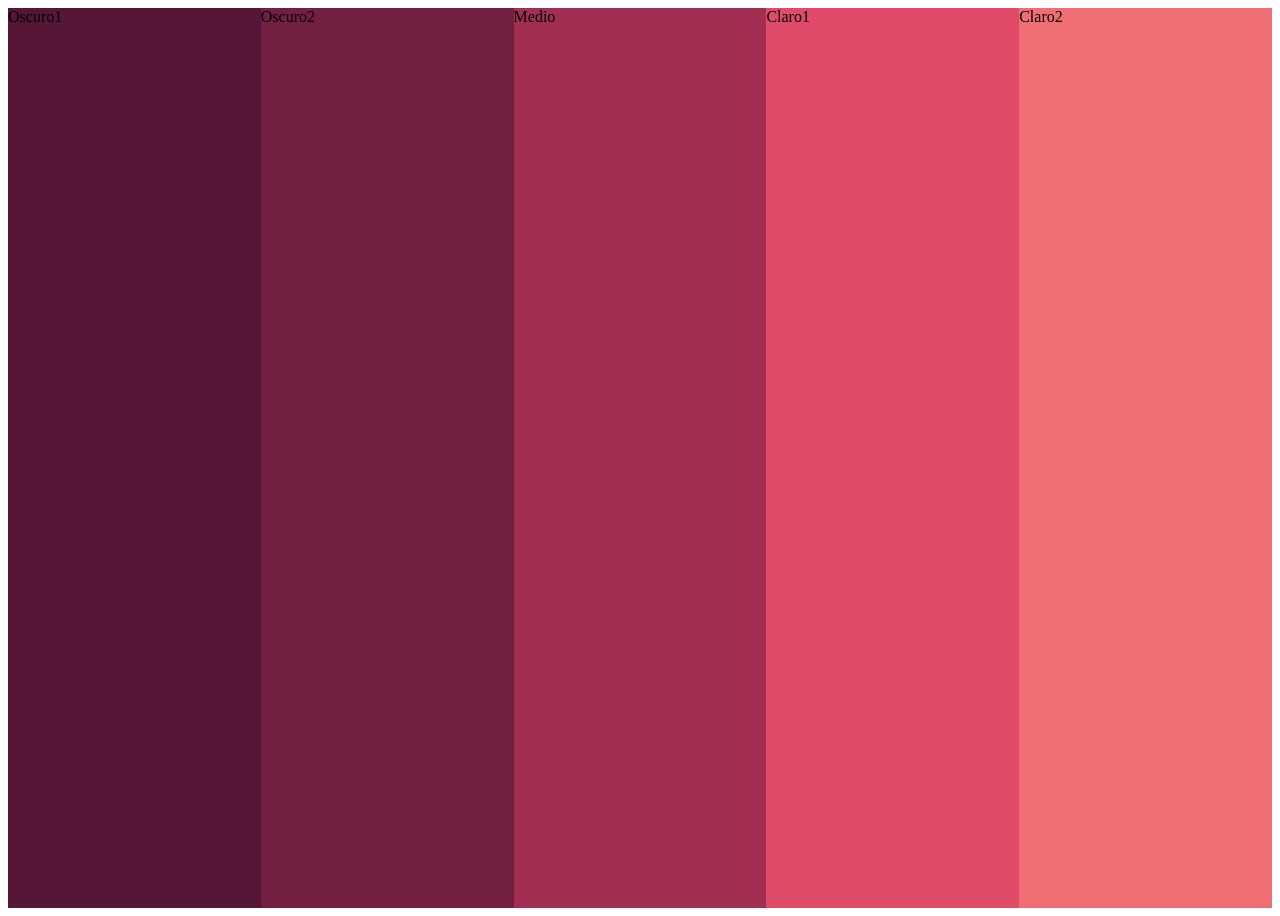
<file: Acierto404/public/HTML/Colores.html>
<!DOCTYPE html>
<html lang="en">
<head>
    <meta charset="UTF-8">
    <meta name="viewport" content="width=device-width, initial-scale=1.0">
    <title>Document</title>
</head>
<body>
    <div style="display: flex;">
        <div style="background-color: #561637; height: 100vh; width: 20vw;">Oscuro1</div>
        <div style="background-color: #721f42;; height: 100vh; width: 20vw;">Oscuro2</div>
        <div style="background-color: #a22f52; height: 100vh; width: 20vw;">Medio</div>
        <div style="background-color: #e14b6a; height: 100vh; width: 20vw;">Claro1</div>
        <div style="background-color: #ef6e74; height: 100vh; width: 20vw;">Claro2</div>

    </div>
</body>
</html>
</file>
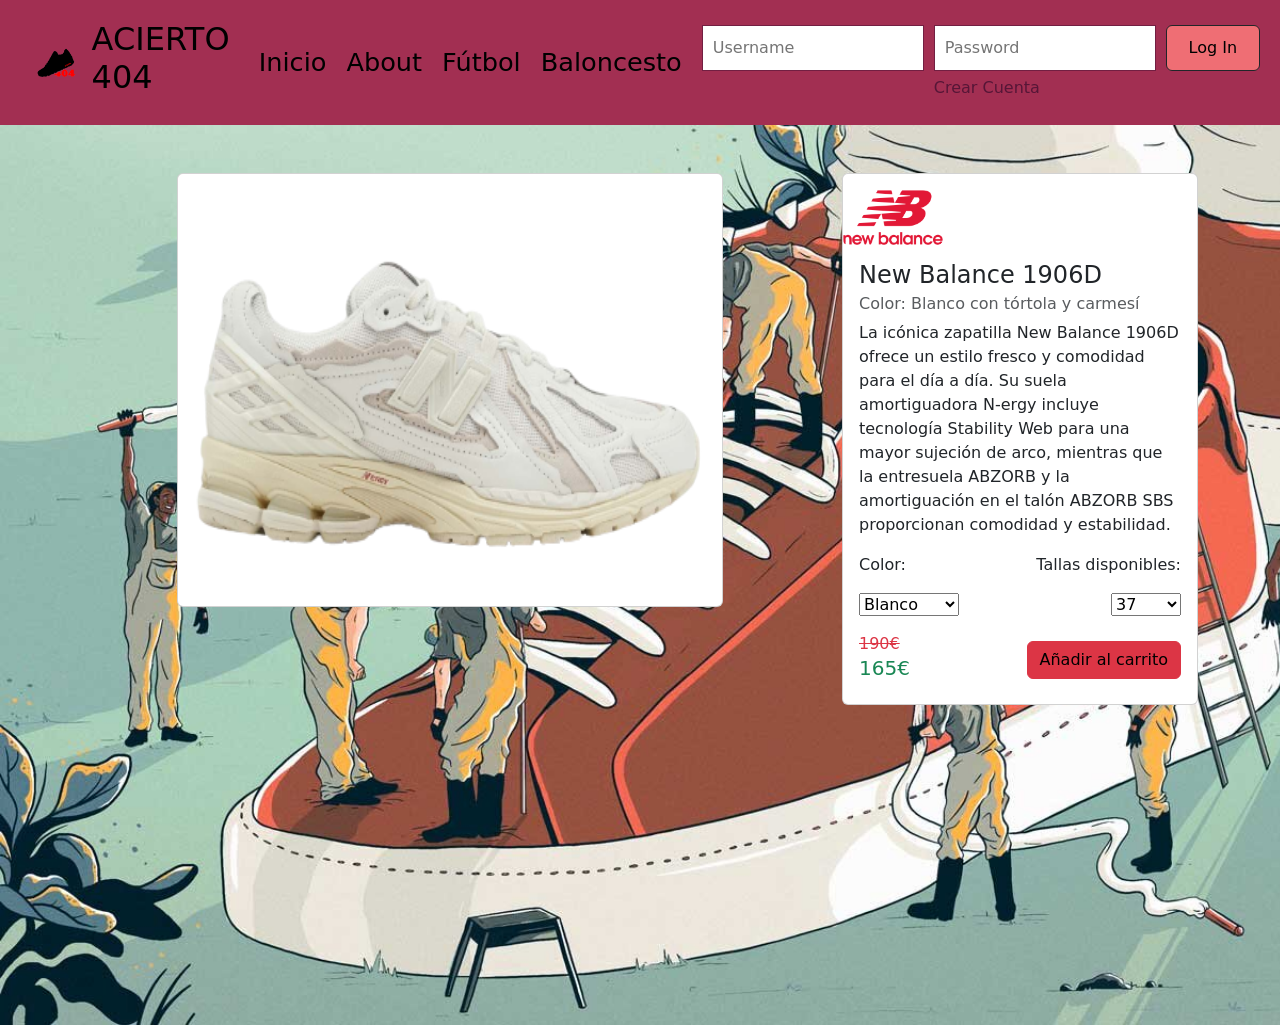
<file: Acierto404/public/HTML/Nb_106D.html>
<!DOCTYPE html>
<html lang="en">

<head>
    <meta charset="UTF-8">
    <meta name="viewport" content="width=device-width, initial-scale=1.0">
    <link rel="stylesheet" href="../CSS/Header.css">
    <link href="https://cdn.jsdelivr.net/npm/bootstrap@5.3.2/dist/css/bootstrap.min.css" rel="stylesheet"
        integrity="sha384-T3c6CoIi6uLrA9TneNEoa7RxnatzjcDSCmG1MXxSR1GAsXEV/Dwwykc2MPK8M2HN" crossorigin="anonymous">
    <title>Document</title>
</head>

<body>
    <header>
        <a href="Home.html" id="Logo">
            <img src="../Imagenes/Logo/Logo.png" alt="Logo" class="logo">
            <h2>ACIERTO 404</h2>
        </a>
        <nav>
            <ul>
                <li><a href="Home.html">Inicio</a></li>
                <li><a href="#">About</a></li>
                <li><a href="#">Fútbol</a></li>
                <li><a href="#">Baloncesto</a></li>
            </ul>
        </nav>
        <form action="#" class="form_login">
            <input type="text" placeholder="Username">
            <input type="password" placeholder="Password">
            <button type="submit" class="rounded border border-dark ">Log In</button>
            <br>
            <a href="Register.html" id="Register">Crear Cuenta</a>
        </form>
    </header>
    <section class="pt-5 vh-100" style="background-image: url('../Imagenes/Fondo/Fondo2.jpg'); background-repeat: no-repeat; background-size: cover; ">
        <div class="container">
            <div class="row justify-content-end">
                <div class="col-6 col-lg-6 offset-md-1 ">
                    <div class="card rounded">
                        <div class="card-body">
                            <img class="card-img" style="height: 400px;" src="../Imagenes/Zapas/Nb_1906D.png" alt="">
                        </div>
                    </div>
                </div>

                <div class="col-4   col-lg-4 offset-md-1">

                    <div class="card">
                        <img class="card-img pt-3 pl-3" src="../Imagenes/Logo/New_Balance_logo.png" alt=""
                            style="width: 100px; user-select: none; ">
                        <div class="card-body">
                            <h4 class="card-title">New Balance 1906D</h4>
                            <h6 class="card-subtitle mb-2 text-muted">Color: Blanco con tórtola y carmesí</h6>
                            <p class="card-text">
                                La icónica zapatilla New Balance 1906D ofrece un estilo fresco y comodidad para el día a
                                día.
                                Su suela amortiguadora N-ergy incluye tecnología Stability Web para una mayor sujeción
                                de
                                arco,
                                mientras que la entresuela ABZORB y la amortiguación en el talón ABZORB SBS proporcionan
                                comodidad
                                y estabilidad.
                            </p>
                            <div class="d-flex flex-fill justify-content-between">
                                <p>Color:</p>
                                <p>Tallas disponibles:</p>
                            </div>
                            <div class="d-flex flex-fill justify-content-between">
                                <select id="Color" class="custom-select mr-1" style="width: 100px;">
                                    <option value="1">Blanco</option>
                                    <option value="2">Negro</option>
                                    <option value="3">Beige</option>
                                </select>
                                <select class="custom-select ml-1" style="width: 70px;">
                                    <option value="37">37</option>
                                    <option value="40">40</option>
                                    <option value="42">42</option>
                                    <option value="45">45</option>
                                </select>
                            </div>
                            <div class="buy d-flex justify-content-between align-items-center">
                                <div class="d-flex flex-column justify-content-center">
                                    <p class="mt-3 mb-0 text-danger"><s>190€</s></p>
                                    <div class="price text-success">
                                        <h5 class="">165€</h5>
                                    </div>
                                </div>
                                <a href="#" class="btn btn-danger mt-3">
                                    <i class="fas fa-shopping-cart"></i> Añadir al carrito
                                </a>
                            </div>
                        </div>
                    </div>
                </div>
            </div>
        </div>
    </section>
</body>

</html>
</file>
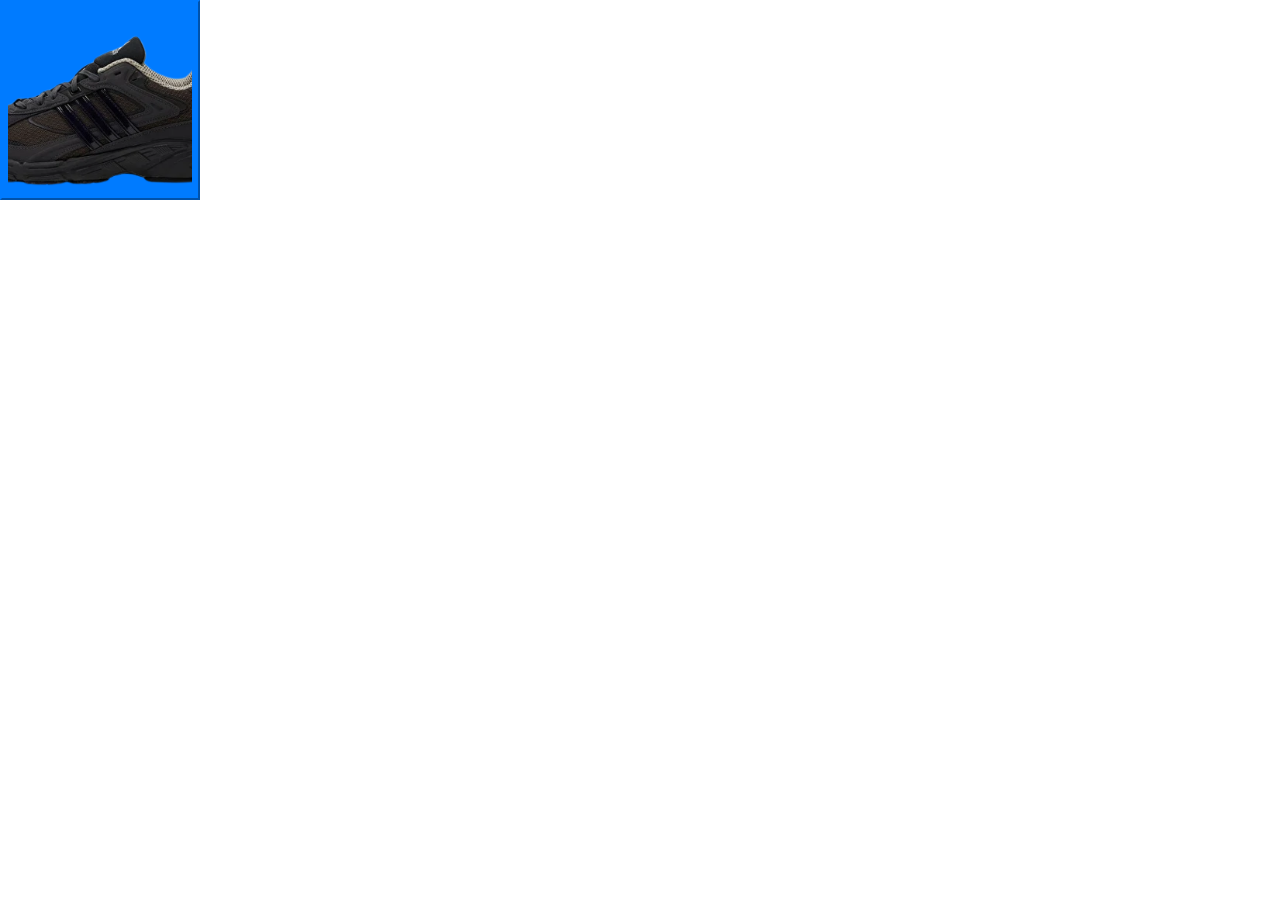
<file: Acierto404/public/HTML/Pruebas.html>
<!DOCTYPE html>
<html lang="en">

<head>
    <meta charset="UTF-8">
    <meta name="viewport" content="width=device-width, initial-scale=1.0">
    <title>Document</title>
    <style>
        .btn-profile {
            background-color: #007bff;
            border-color: #007bff;
            color: white;
            width: 200px;
            height: 200px;
            position: relative;
            overflow: hidden;
        }

        .btn-profile img {
            width: 100%;
            height: 100%;
            object-fit: cover;
            transition: transform 0.5s, left 0.5s, top 0.5s;
        }

        .btn-profile:hover img {
            transform: scale(1.2);
        }
    </style>
</head>

<body>
    <button type="button" class="btn-profile" onclick="goToProfile()">
        <img src="../Imagenes/Zapas/A_Response.png" alt="Imagen del usuario">
        Acceder al perfil
    </button>
    <script>
        function goToProfile() {
            // Get the button element
            var btn = document.querySelector(".btn-profile");
            // Get the image element
            var img = btn.querySelector("img");
            // Get the window dimensions
            var winWidth = window.innerWidth;
            var winHeight = window.innerHeight;
            // Get the button position
            var btnRect = btn.getBoundingClientRect();
            // Calculate the image position and size to center it on the screen
            var imgLeft = (winWidth - btnRect.width) / 2 - btnRect.left;
            var imgTop = (winHeight - btnRect.height) / 2 - btnRect.top;
            var imgScale = Math.max(winWidth / btnRect.width, winHeight / btnRect.height);
            // Add a class to the button to hide the border and text
            btn.classList.add("hide-border");
            // Set the image position and size
            img.style.left = imgLeft + "px";
            img.style.top = imgTop + "px";
            img.style.transform = "scale(" + imgScale + ")";
            // Wait for the transition to end
            img.addEventListener("transitionend", function () {
                // Go to the profile page
                window.location.href = "perfil.html";
            });
        }
    </script>
    <script src="https://cdn.jsdelivr.net/npm/bootstrap@5.3.2/dist/js/bootstrap.bundle.min.js"
        integrity="sha384-C6RzsynM9kWDrMNeT87bh95OGNyZPhcTNXj1NW7RuBCsyN/o0jlpcV8Qyq46cDfL"
        crossorigin="anonymous"></script>
    <link href="https://cdn.jsdelivr.net/npm/bootstrap@5.3.2/dist/css/bootstrap.min.css" rel="stylesheet"
        integrity="sha384-T3c6CoIi6uLrA9TneNEoa7RxnatzjcDSCmG1MXxSR1GAsXEV/Dwwykc2MPK8M2HN" crossorigin="anonymous">

</body>

</html>
</file>
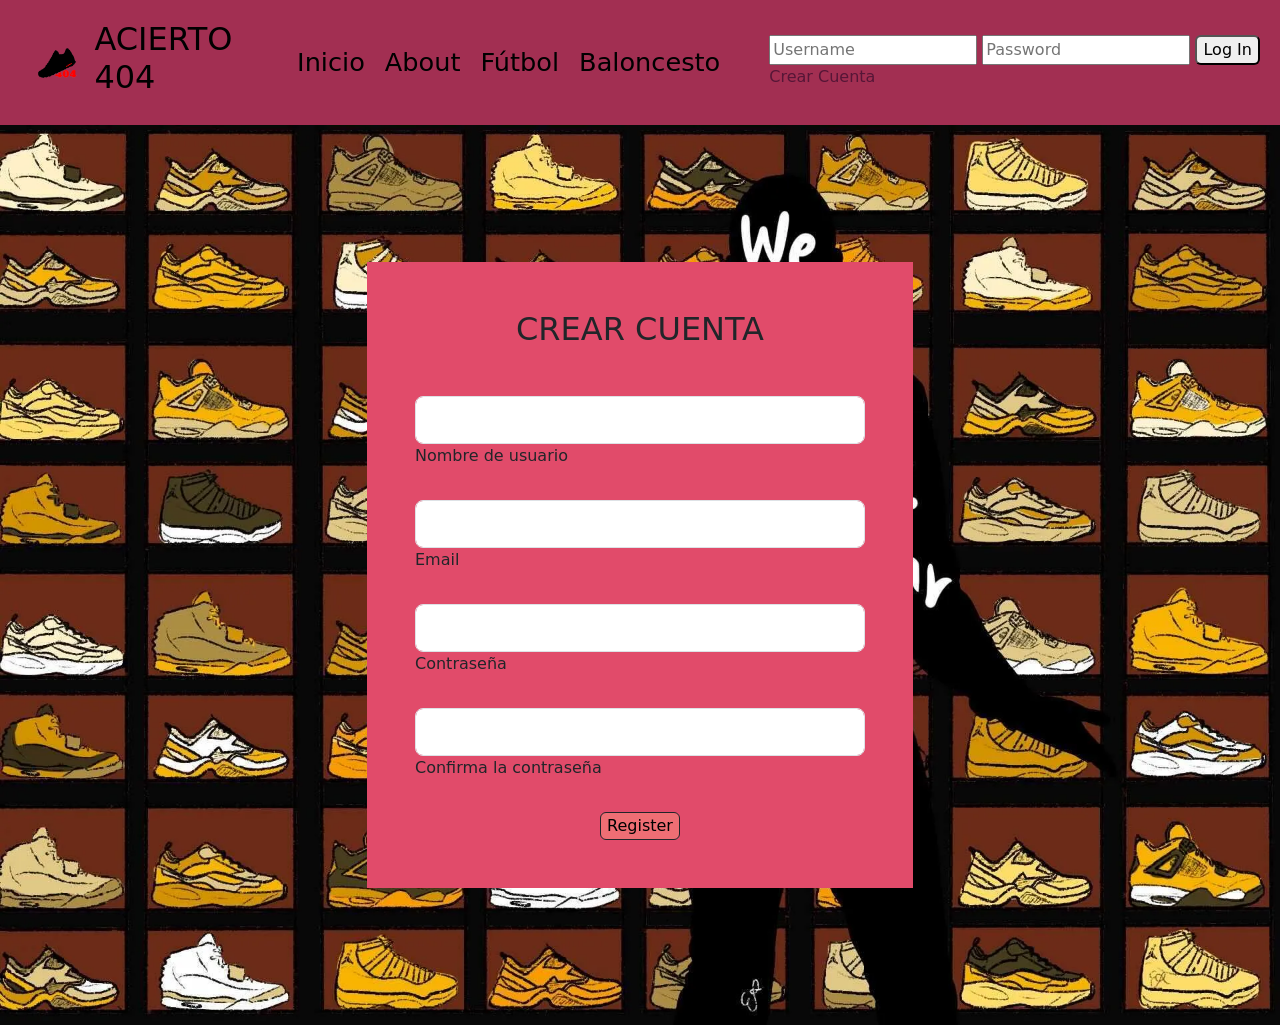
<file: Acierto404/public/HTML/Register.html>
<?php
  include('RegisterForm.php');
?>
<!DOCTYPE html>
<html lang="en">

<head>
  <meta charset="UTF-8">
  <meta name="viewport" content="width=device-width, initial-scale=1.0">
  <link rel="stylesheet" href="../CSS/Register.css">
  <link rel="stylesheet" href="../CSS/Header.css">
  <link href="https://cdn.jsdelivr.net/npm/bootstrap@5.3.2/dist/css/bootstrap.min.css" rel="stylesheet"
    integrity="sha384-T3c6CoIi6uLrA9TneNEoa7RxnatzjcDSCmG1MXxSR1GAsXEV/Dwwykc2MPK8M2HN" crossorigin="anonymous">
  <title>Document</title>
</head>

<body>
  <header>
    <a href="Home.html" id="Logo">
      <img src="../Imagenes/Logo/Logo.png" alt="Logo" class="logo">
      <h2>ACIERTO 404</h2>
    </a>
    <nav>
      <ul>
        <li><a href="Home.html">Inicio</a></li>
        <li><a href="#">About</a></li>
        <li><a href="#">Fútbol</a></li>
        <li><a href="#">Baloncesto</a></li>
      </ul>
    </nav>
    <form action="#">
      <input type="text" placeholder="Username">
      <input type="password" placeholder="Password">
      <button type="submit" class="rounded" class="rounded">Log In</button>
      <br>
      <a href="#" id="Register">Crear Cuenta</a>
    </form>
  </header>
  <section class="vh-100 bg-image register_container">
    <div class="mask d-flex align-items-center h-100">
      <div class="container h-100">
        <div class="row d-flex justify-content-center align-items-center h-100">
          <div class="col-12 col-md-9 col-lg-7 col-xl-6">
            <div class="card rounded border-0">
              <div class="card-body p-5" style="background-color: #e14b6a;">
                <h2 class="text-uppercase text-center mb-5">Crear cuenta</h2>

                <form action="Register.html" method="post">

                  <div class="form-outline mb-4">
                    <input type="text" id="username" name="username" class="form-control form-control-lg" />
                    <label class="form-label" for="username">Nombre de usuario</label>
                  </div>

                  <div class="form-outline mb-4">
                    <input type="email" id="email" name="email" class="form-control form-control-lg" />
                    <label class="form-label" for="email">Email</label>
                  </div>

                  <div class="form-outline mb-4">
                    <input type="password" id="password" name="password" class="form-control form-control-lg" />
                    <label class="form-label" for="password">Contraseña</label>
                  </div>

                  <div class="form-outline mb-4">
                    <input type="password" id="confirm_password" name="confirm_password"
                      class="form-control form-control-lg" />
                    <label class="form-label" for="confirm_password">Confirma la contraseña</label>
                  </div>

                  <div class="d-flex justify-content-center">
                    <button type="submit" class="rounded border border-dark" value="Crear"
                      class="btn btn-success btn-block btn-lg gradient-custom-4 text-body" style="background-color: #ef6e74;">Register</button>
                  </div>
                </form>

              </div>
            </div>
          </div>
        </div>
      </div>
    </div>
  </section>
</body>

</html>
</file>
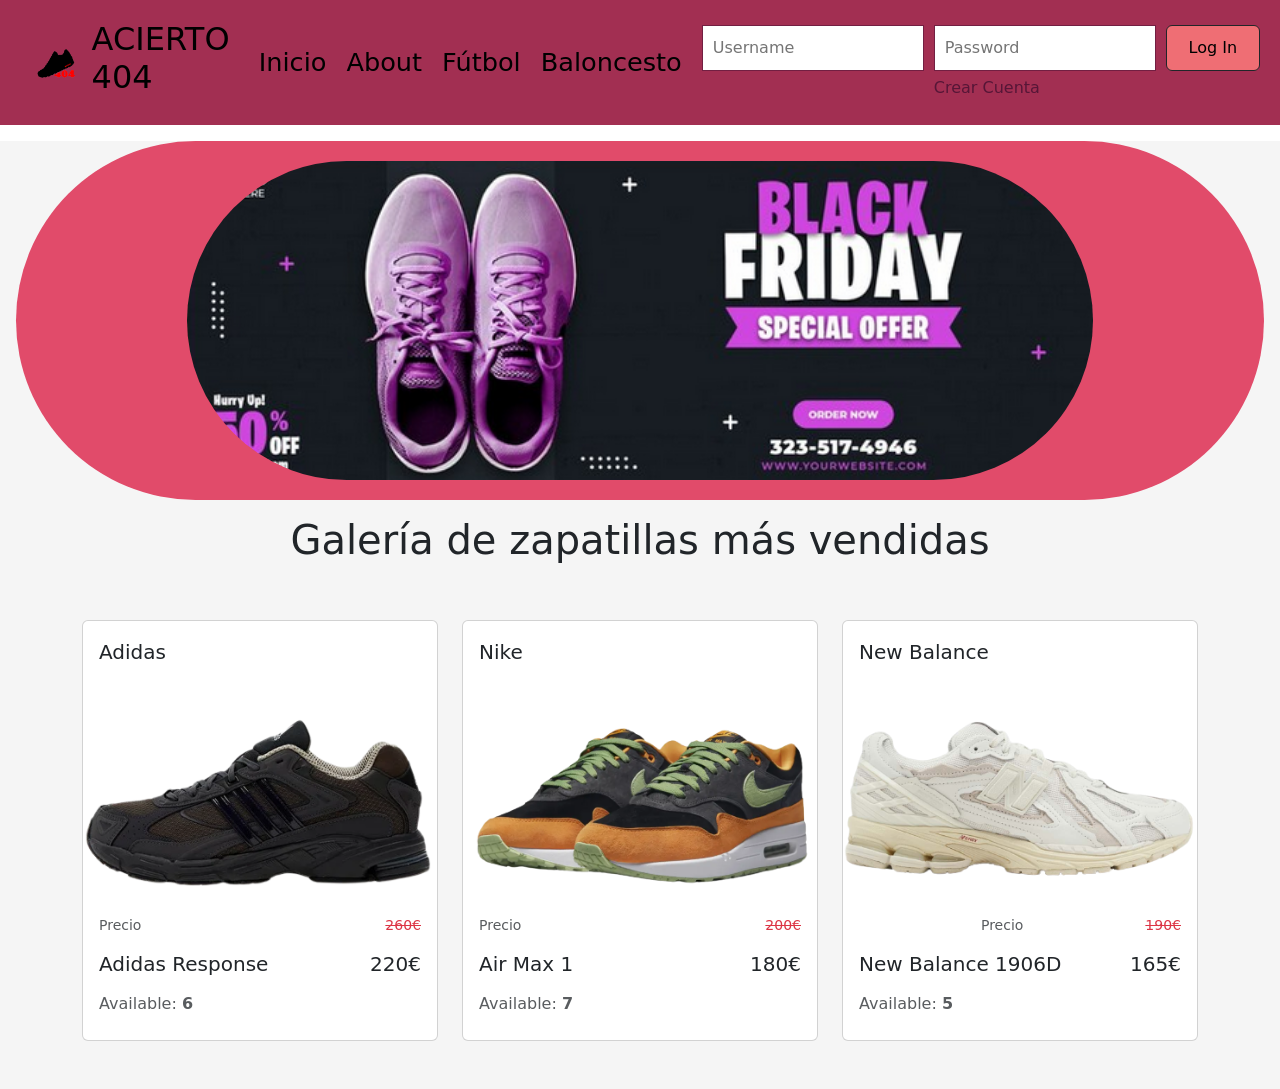
<file: Acierto404/public/PHP/Home.html>
<!DOCTYPE html>
<html lang="en">

<head>
    <meta charset="UTF-8">
    <meta name="viewport" content="width=device-width, initial-scale=1.0">
    <link rel="stylesheet" href="../CSS/Home.css">
    <link rel="stylesheet" href="../CSS/LogoAnimacion.css">
    <link rel="stylesheet" href="../CSS/Header.css">
    <link href="https://cdn.jsdelivr.net/npm/bootstrap@5.3.2/dist/css/bootstrap.min.css" rel="stylesheet"
        integrity="sha384-T3c6CoIi6uLrA9TneNEoa7RxnatzjcDSCmG1MXxSR1GAsXEV/Dwwykc2MPK8M2HN" crossorigin="anonymous">
    <title>My Website</title>
</head>

<body>
    <header>
        <a href="Home.html" id="Logo">
            <img src="../Imagenes/Logo/Logo.png" alt="Logo" class="logo">
            <h2>ACIERTO 404</h2>
        </a>
        <nav>
            <ul>
                <li><a href="Home.html">Inicio</a></li>
                <li><a href="#">About</a></li>
                <li><a href="#">Fútbol</a></li>
                <li><a href="#">Baloncesto</a></li>
            </ul>
        </nav>
        <form action="#" class="form_login">
            <input type="text" placeholder="Username">
            <input type="password" placeholder="Password">
            <button type="submit" class="rounded border border-dark">Log In</button>
            <br>
            <a href="Register.html" id="Register">Crear Cuenta</a>
        </form>
    </header>
    <main>
        <!-- En la primera impresion debera de haber un banner en vez de ese h1 -->
        <section class="first-impression rounded-pill my-3 mx-3" style="background-color: #e14b6a;">
            <div id="carouselExampleSlidesOnly" class="carousel slide" data-bs-ride="carousel">
                <div class="carousel-inner">
                  <div class="carousel-item active d-flex justify-content-center">
                    <img src="../Imagenes/Banners/Banner1.png" class="d-block w-75 rounded-pill" alt="...">
                  </div>
                  <div class="carousel-item">
                    <img src="../Imagenes/Banners/Banner2.png" class="d-block w-75 rounded-pill" alt="...">
                  </div>
                  <div class="carousel-item">
                    <img src="../Imagenes/Banners/Banner3.png" class="d-block w-75 rounded-pill" alt="...">
                  </div>
                </div>
              </div>
        </section>

        <section class="gallery_title">
            <h1>Galería de zapatillas más vendidas</h1>
        </section>

        <section>
            <div class="container py-5">
                <div class="row">
                    <div class="col-md-12 col-lg-4 mb-4 mb-lg-0">
                        <div class="card">
                            <div class="d-flex justify-content-between p-3">
                                <p class="lead mb-0">Adidas</p>
                            </div>
                            <img src="../Imagenes/Zapas/A_Response.png" class="card-img-top" alt="A_Response" />
                            <div class="card-body">
                                <div class="d-flex justify-content-between">
                                    <p class="small"><a href="" class="text-muted">Precio</a></p>
                                    <p class="small text-danger"><s>260€</s></p>
                                </div>

                                <div class="d-flex justify-content-between mb-3">
                                    <h5 class="mb-0">Adidas Response</h5>
                                    <h5 class="text-dark mb-0">220€</h5>
                                </div>

                                <div class="d-flex justify-content-between mb-2">
                                    <p class="text-muted mb-0">Available: <span class="fw-bold">6</span></p>
                                    <div class="ms-auto text-warning">
                                        <i class="fa fa-star"></i>
                                        <i class="fa fa-star"></i>
                                        <i class="fa fa-star"></i>
                                        <i class="fa fa-star"></i>
                                        <i class="fa fa-star"></i>
                                    </div>
                                </div>
                            </div>
                        </div>
                    </div>
                    <div class="col-md-6 col-lg-4 mb-4 mb-md-0">
                        <div class="card">
                            <div class="d-flex justify-content-between p-3">
                                <p class="lead mb-0">Nike</p>
                            </div>
                            <img src="../Imagenes/Zapas/N_AirMax1.png" class="card-img-top" alt="N_AirMax1" />
                            <div class="card-body">
                                <div class="d-flex justify-content-between">
                                    <p class="small"><a href="" class="text-muted">Precio</a></p>
                                    <p class="small text-danger"><s>200€</s></p>
                                </div>

                                <div class="d-flex justify-content-between mb-3">
                                    <h5 class="mb-0">Air Max 1</h5>
                                    <h5 class="text-dark mb-0">180€</h5>
                                </div>

                                <div class="d-flex justify-content-between mb-2">
                                    <p class="text-muted mb-0">Available: <span class="fw-bold">7</span></p>
                                    <div class="ms-auto text-warning">
                                        <i class="fas fa-star"></i>
                                        <i class="fas fa-star"></i>
                                        <i class="fas fa-star"></i>
                                        <i class="fas fa-star"></i>
                                        <i class="far fa-star"></i>
                                    </div>
                                </div>
                            </div>
                        </div>
                    </div>
                    <div class="col-md-6 col-lg-4 mb-4 mb-md-0">
                        <div class="card">
                            <div class="d-flex justify-content-between p-3">
                                <p class="lead mb-0">New Balance</p>
                            </div>
                            <a href="Nb_106D.html">
                                <img src="../Imagenes/Zapas/Nb_1906D.png" class="card-img-top" alt="Nb_1906D" />
                                <div class="card-body">
                                    <div class="d-flex justify-content-between">
                                        <p class="small"><a href="" class="text-muted">Precio</a></p>
                                        <p class="small text-danger"><s>190€</s></p>
                                    </div>

                                    <div class="d-flex justify-content-between mb-3">
                                        <h5 class="mb-0">New Balance 1906D</h5>
                                        <h5 class="text-dark mb-0">165€</h5>
                                    </div>
                                    <div class="d-flex justify-content-between mb-2">
                                        <p class="text-muted mb-0">Available: <span class="fw-bold">5</span></p>
                                        <div class="ms-auto text-warning">
                                            <i class="fa fa-star"></i>
                                            <i class="fas fa-star"></i>
                                            <i class="fas fa-star"></i>
                                            <i class="fas fa-star"></i>
                                            <i class="fas fa-star-half-alt"></i>
                                        </div>
                                    </div>
                                </div>
                            </a>
                        </div>
                    </div>
                </div>
            </div>
        </section>
    </main>
</body>

</html>
</file>
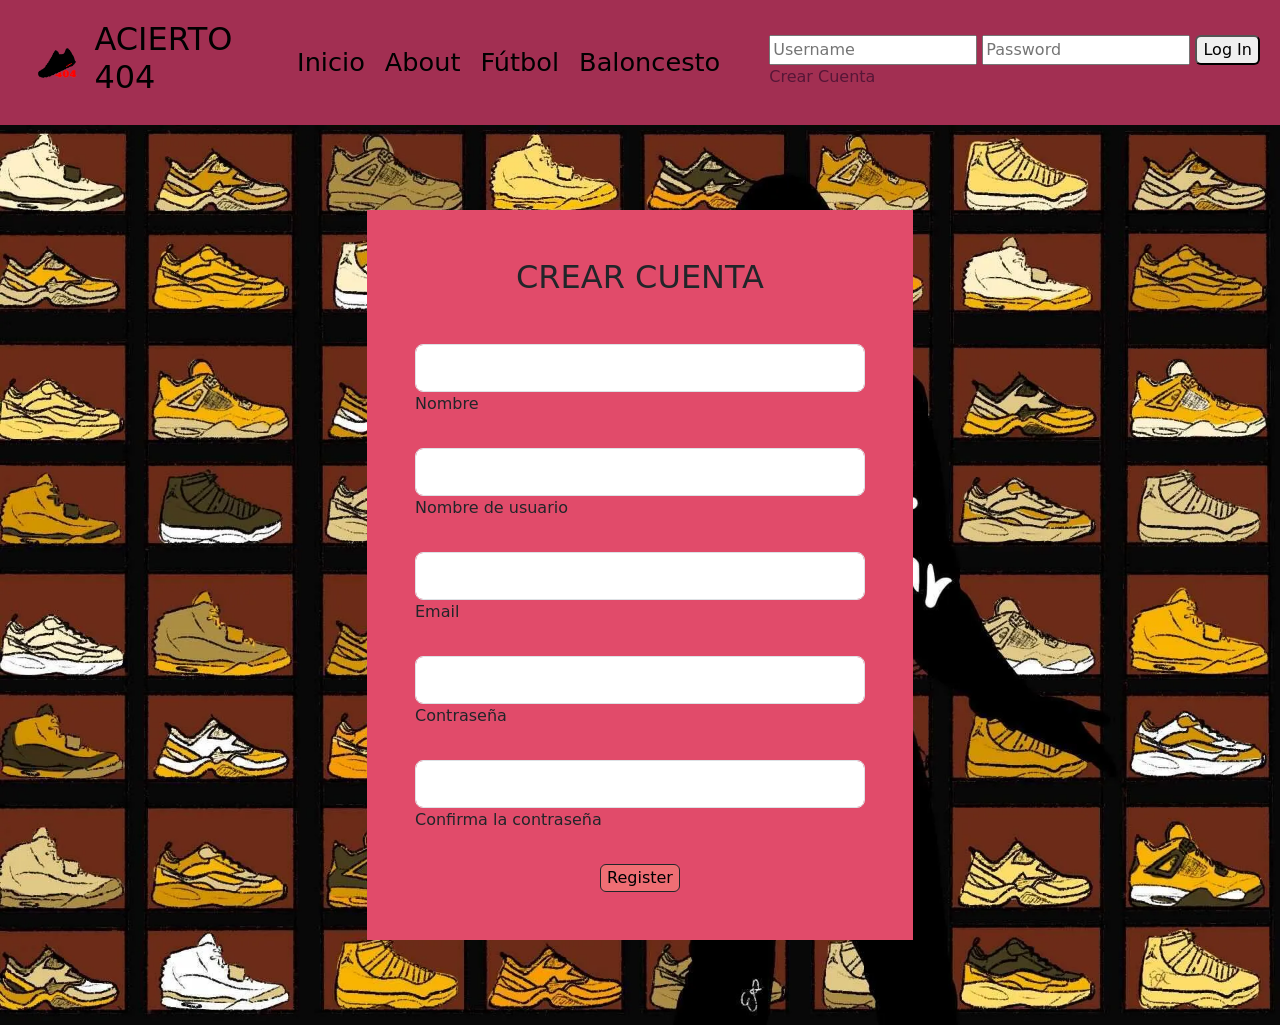
<file: Acierto404/public/PHP/Register.html>
<!DOCTYPE html>
<html lang="en">

<head>
  <meta charset="UTF-8">
  <meta name="viewport" content="width=device-width, initial-scale=1.0">
  <link rel="stylesheet" href="../CSS/Register.css">
  <link rel="stylesheet" href="../CSS/Header.css">
  <link href="https://cdn.jsdelivr.net/npm/bootstrap@5.3.2/dist/css/bootstrap.min.css" rel="stylesheet"
    integrity="sha384-T3c6CoIi6uLrA9TneNEoa7RxnatzjcDSCmG1MXxSR1GAsXEV/Dwwykc2MPK8M2HN" crossorigin="anonymous">
  <title>Document</title>
</head>

<body>
  <header>
    <a href="Home.html" id="Logo">
      <img src="../Imagenes/Logo/Logo.png" alt="Logo" class="logo">
      <h2>ACIERTO 404</h2>
    </a>
    <nav>
      <ul>
        <li><a href="Home.html">Inicio</a></li>
        <li><a href="#">About</a></li>
        <li><a href="#">Fútbol</a></li>
        <li><a href="#">Baloncesto</a></li>
      </ul>
    </nav>
    <form action="#">
      <input type="text" placeholder="Username">
      <input type="password" placeholder="Password">
      <button type="submit" class="rounded" class="rounded">Log In</button>
      <br>
      <a href="#" id="Register">Crear Cuenta</a>
    </form>
  </header>
  <section class="vh-100 bg-image register_container">
    <div class="mask d-flex align-items-center h-100">
      <div class="container h-100">
        <div class="row d-flex justify-content-center align-items-center h-100">
          <div class="col-12 col-md-9 col-lg-7 col-xl-6">
            <div class="card rounded border-0">
              <div class="card-body p-5" style="background-color: #e14b6a;">
                <h2 class="text-uppercase text-center mb-5">Crear cuenta</h2>

                <form action="Register.html" method="post">

                  <div class="form-outline mb-4">
                    <input type="text" id="name" name="name" class="form-control form-control-lg" />
                    <label class="form-label" for="name">Nombre</label>
                  </div>

                  <div class="form-outline mb-4">
                    <input type="text" id="username" name="username" class="form-control form-control-lg" />
                    <label class="form-label" for="username">Nombre de usuario</label>
                  </div>

                  <div class="form-outline mb-4">
                    <input type="email" id="email" name="email" class="form-control form-control-lg" />
                    <label class="form-label" for="email">Email</label>
                  </div>

                  <div class="form-outline mb-4">
                    <input type="password" id="password" name="password" class="form-control form-control-lg" />
                    <label class="form-label" for="password">Contraseña</label>
                  </div>

                  <div class="form-outline mb-4">
                    <input type="password" id="confirm_password" name="confirm_password"
                      class="form-control form-control-lg" />
                    <label class="form-label" for="confirm_password">Confirma la contraseña</label>
                  </div>

                  <div class="d-flex justify-content-center">
                    <button type="submit" class="rounded border border-dark" value="Crear"
                      class="btn btn-success btn-block btn-lg gradient-custom-4 text-body" style="background-color: #ef6e74;">Register</button>
                  </div>
                </form>

              </div>
            </div>
          </div>
        </div>
      </div>
    </div>
  </section>
</body>

</html>
</file>
<file: Acierto404/public/CSS/Header.css>
header {
    display: flex;
    justify-content: space-between;
    align-items: center;
    padding: 20px;
    background-color: #a22f52;
}
  
.logo {
    animation: logoAnimation 2s ease-in-out;
    animation-fill-mode: forwards;
    width: 30%;
}

#Logo {
    display: flex;
    align-items: center;
    margin: 0;
    width: 20%;
}

nav {
    display: flex;
}

nav ul {
    list-style: none;
    margin: 0;
    padding: 0;
    display: flex;
}

nav li {
    margin-right: 20px;
}

nav a {
    font-size: 2vw;
    text-decoration: none;
    color: black;
}

nav a:hover {
    color: #ef6e74;
}

#Register {
    color: #561637;
}

.form_login {
    display: grid;
    grid-template-columns: 2fr 2fr 1fr;
    grid-row-gap: 5px;
}

.form_login input {
    margin-right: 10px;
    padding: 10px;
    border: 1px solid #721f42;
}

.form_login button{
    background-color: #ef6e74;
    border-radius: 10%;
}

a:link, a:visited, a:active {
    text-decoration:none;
    color: #000;
}
</file>
<file: Acierto404/public/CSS/Register.css>
.register_container {
    background-image: url('../Imagenes/Fondo/Fondo3.webp'); 
    background-repeat: no-repeat; 
    background-size: cover;
}
</file>
<file: Acierto404/public/CSS/Home.css>
body {
    font-family: sans-serif;
    margin: 0;
    padding: 0;
}

body main {
    background-color: whitesmoke;
}

.first-impression {
    font-size: 1vw;
    text-align: center;
    padding: 20px;
}

.first-impression h1 {
    font-size: 2em;
}

.gallery_title {
    font-size: 1vw;
    text-align: center;
}

.gallery {
    display: flex;
    flex-wrap: wrap;
    justify-content: space-between;
}

.sneaker {
    width: 33%;
    padding: 20px;
    box-sizing: border-box;
}

.sneaker img {
    width: 100%;
    height: auto;
}
</file>
<file: Acierto404/public/CSS/LogoAnimacion.css>
@keyframes logoAnimation {
    0% {
      transform: scale(100) translate(5%, 5%);
      opacity: 0;
    }
    
    50% {
        transform: scale(10) translate(30%, 20%);
        opacity: 1;
    }

    100% {
      transform: scale(1) translate(0, 0);
      opacity: 1;
    }
}
</file>
